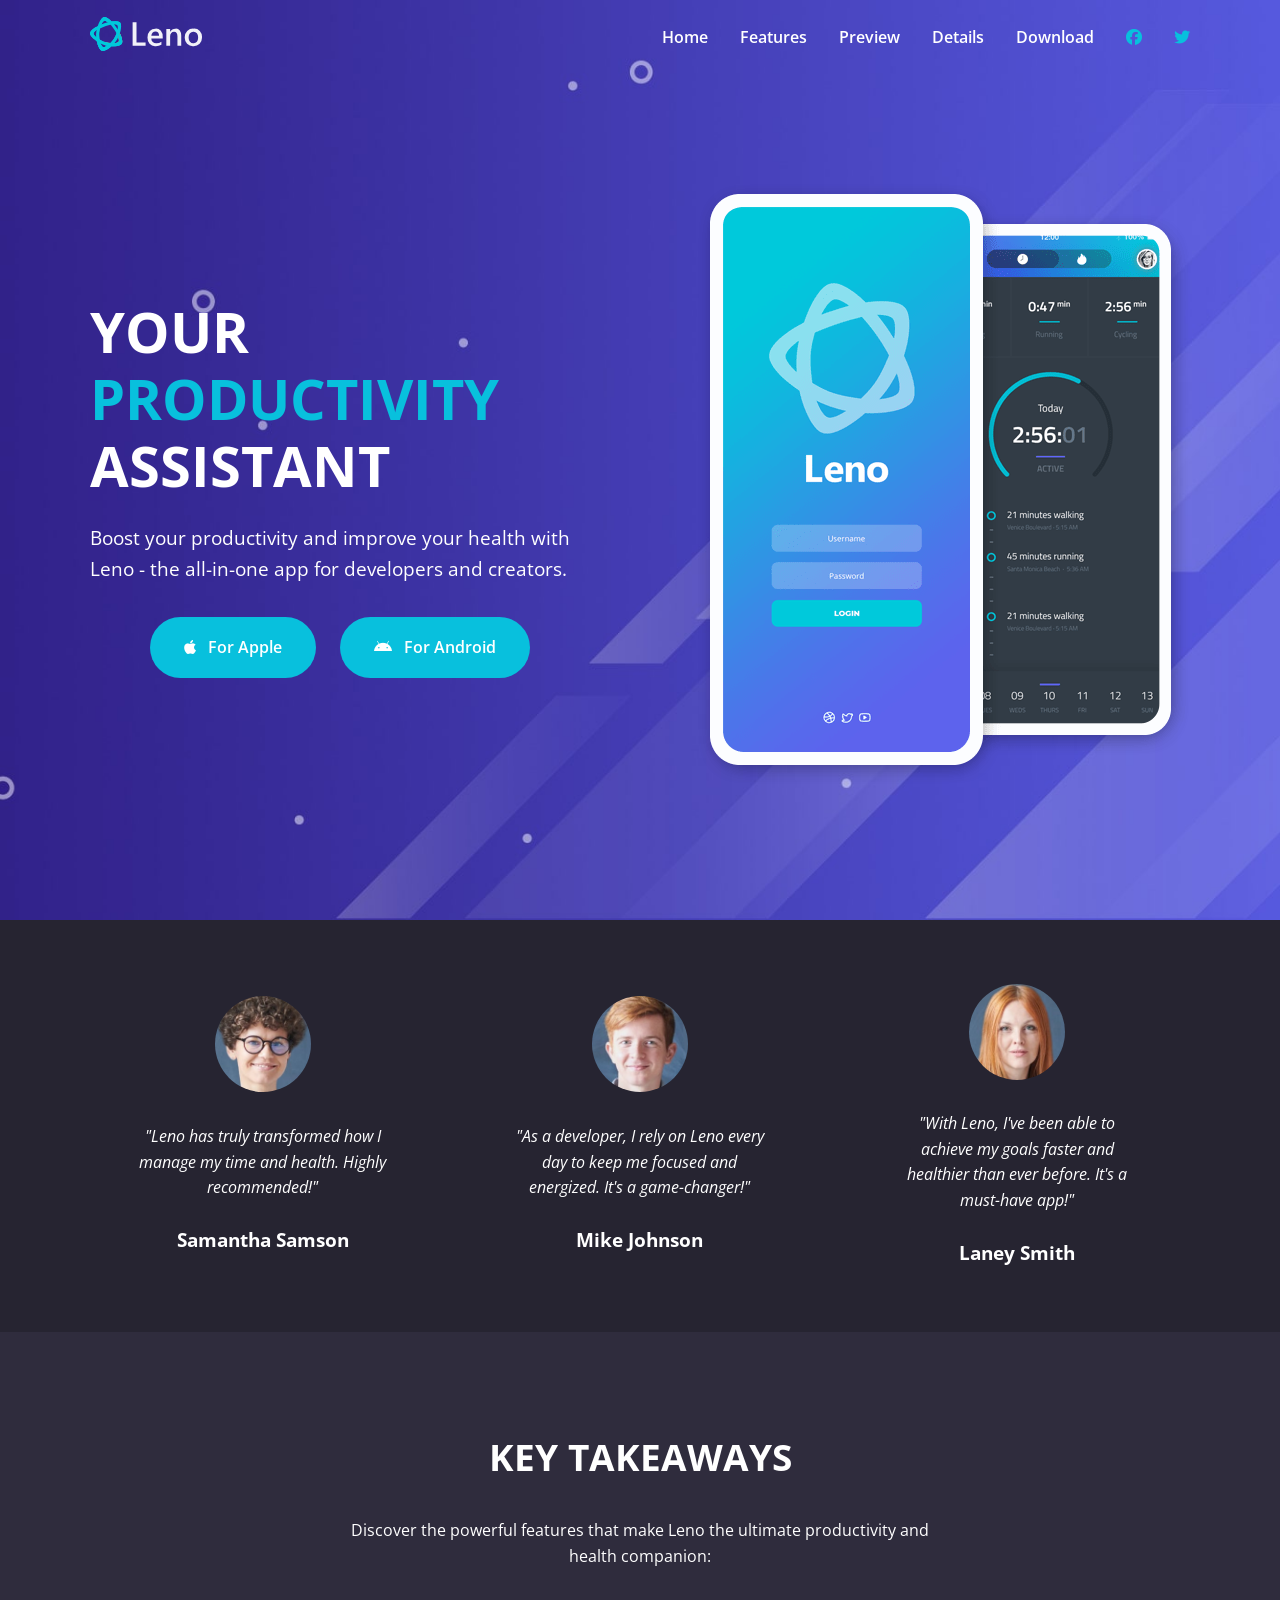
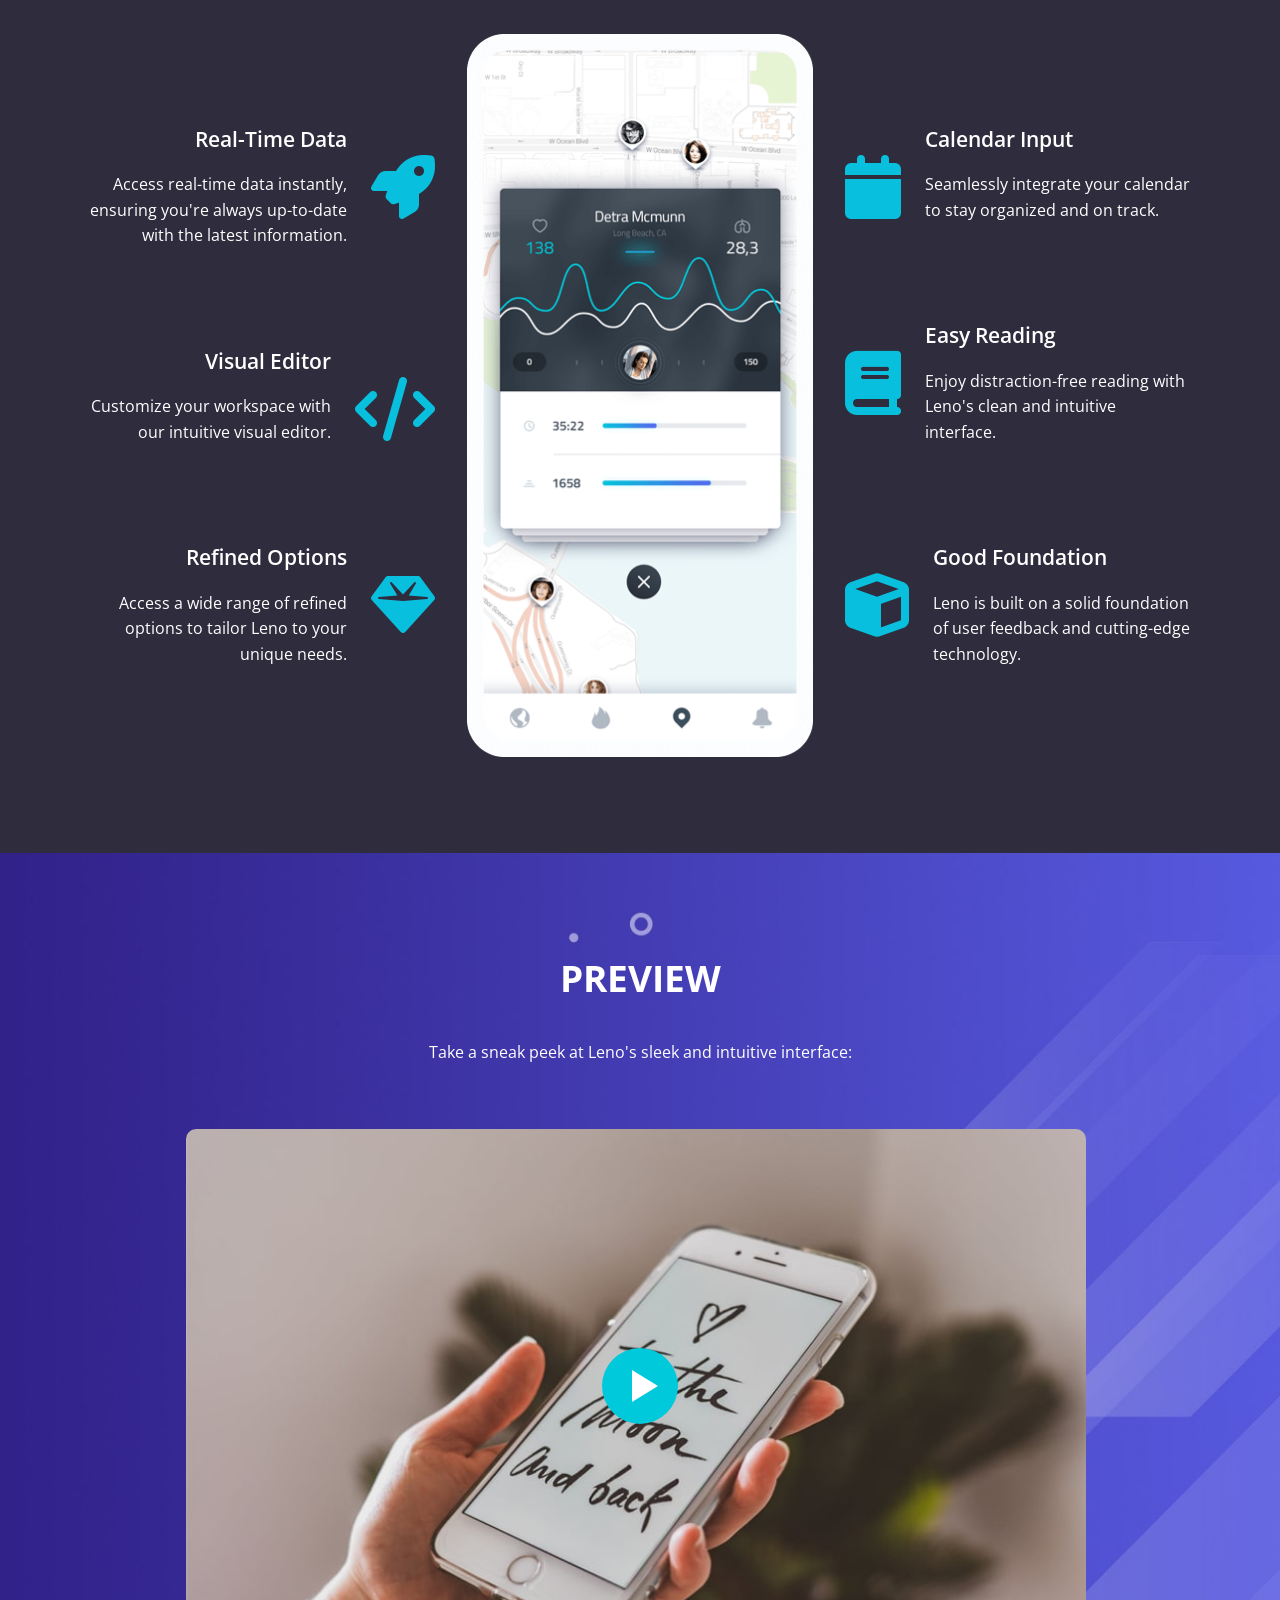
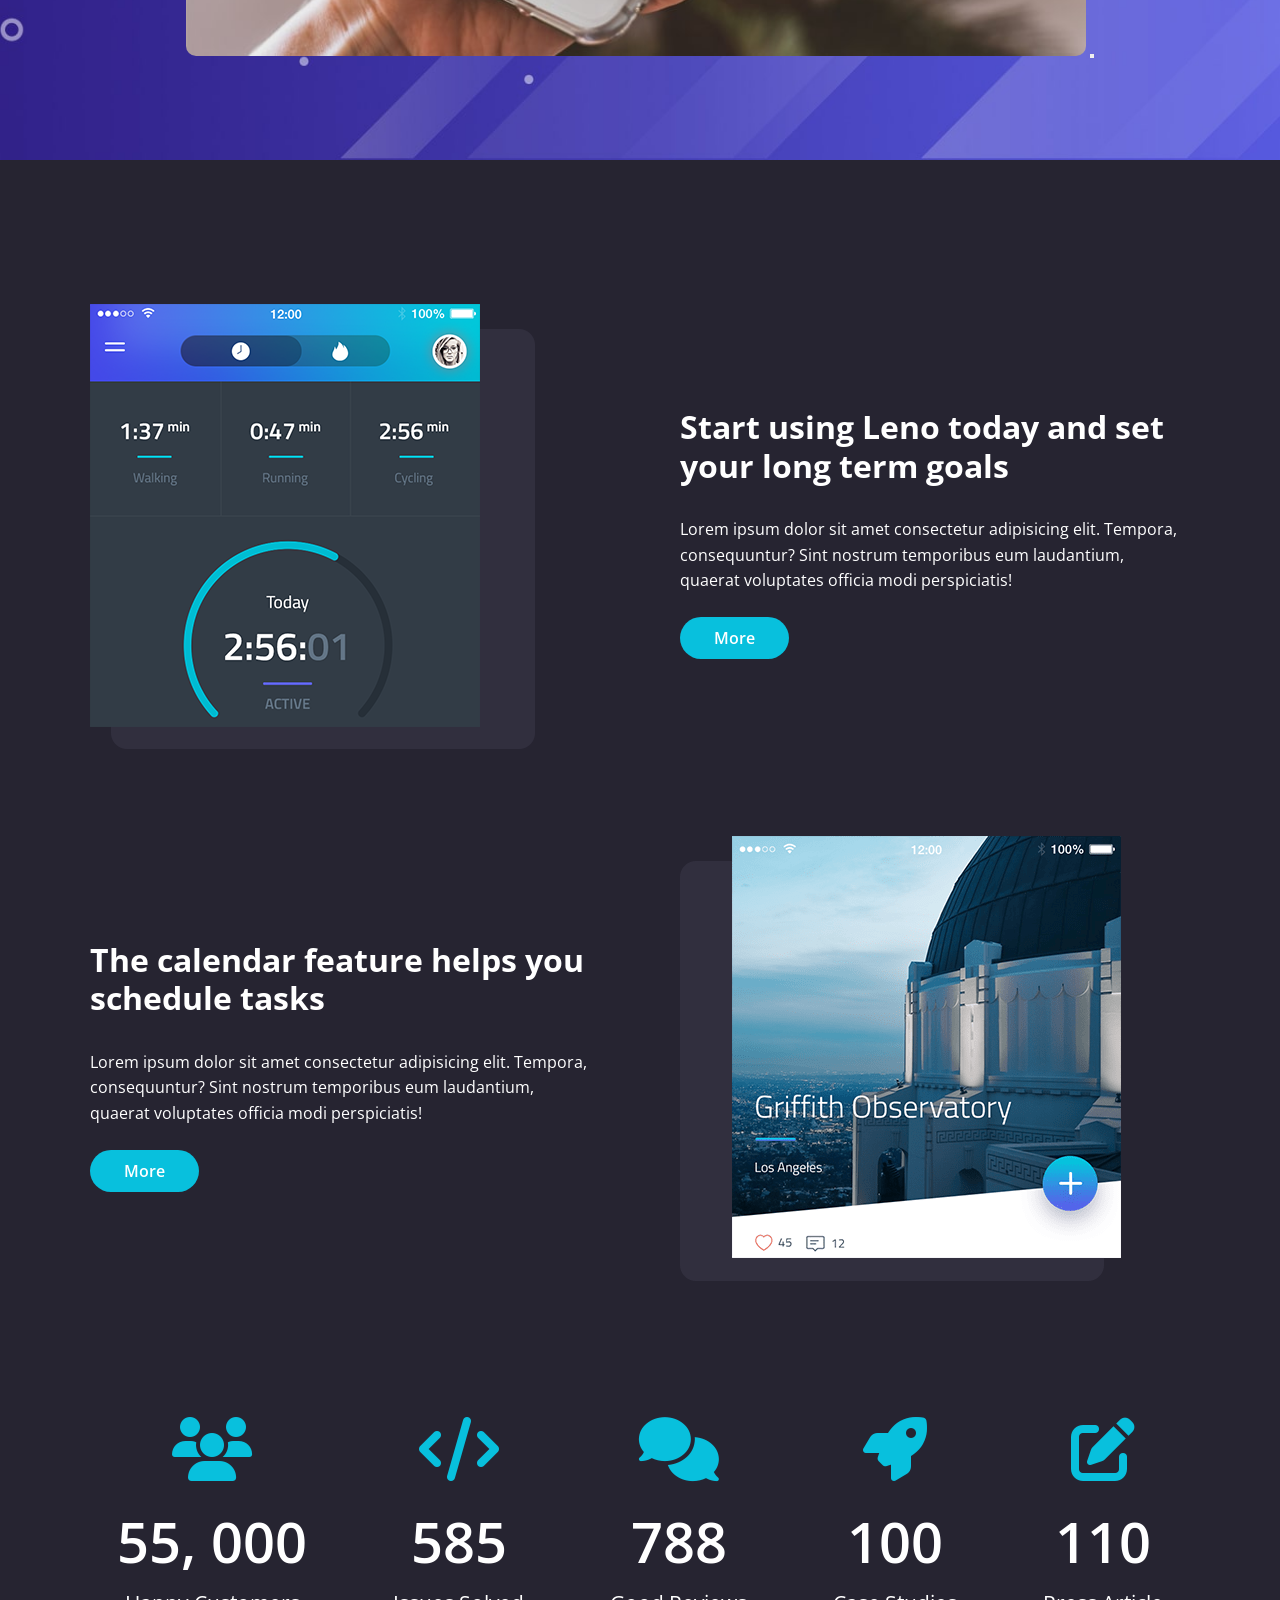
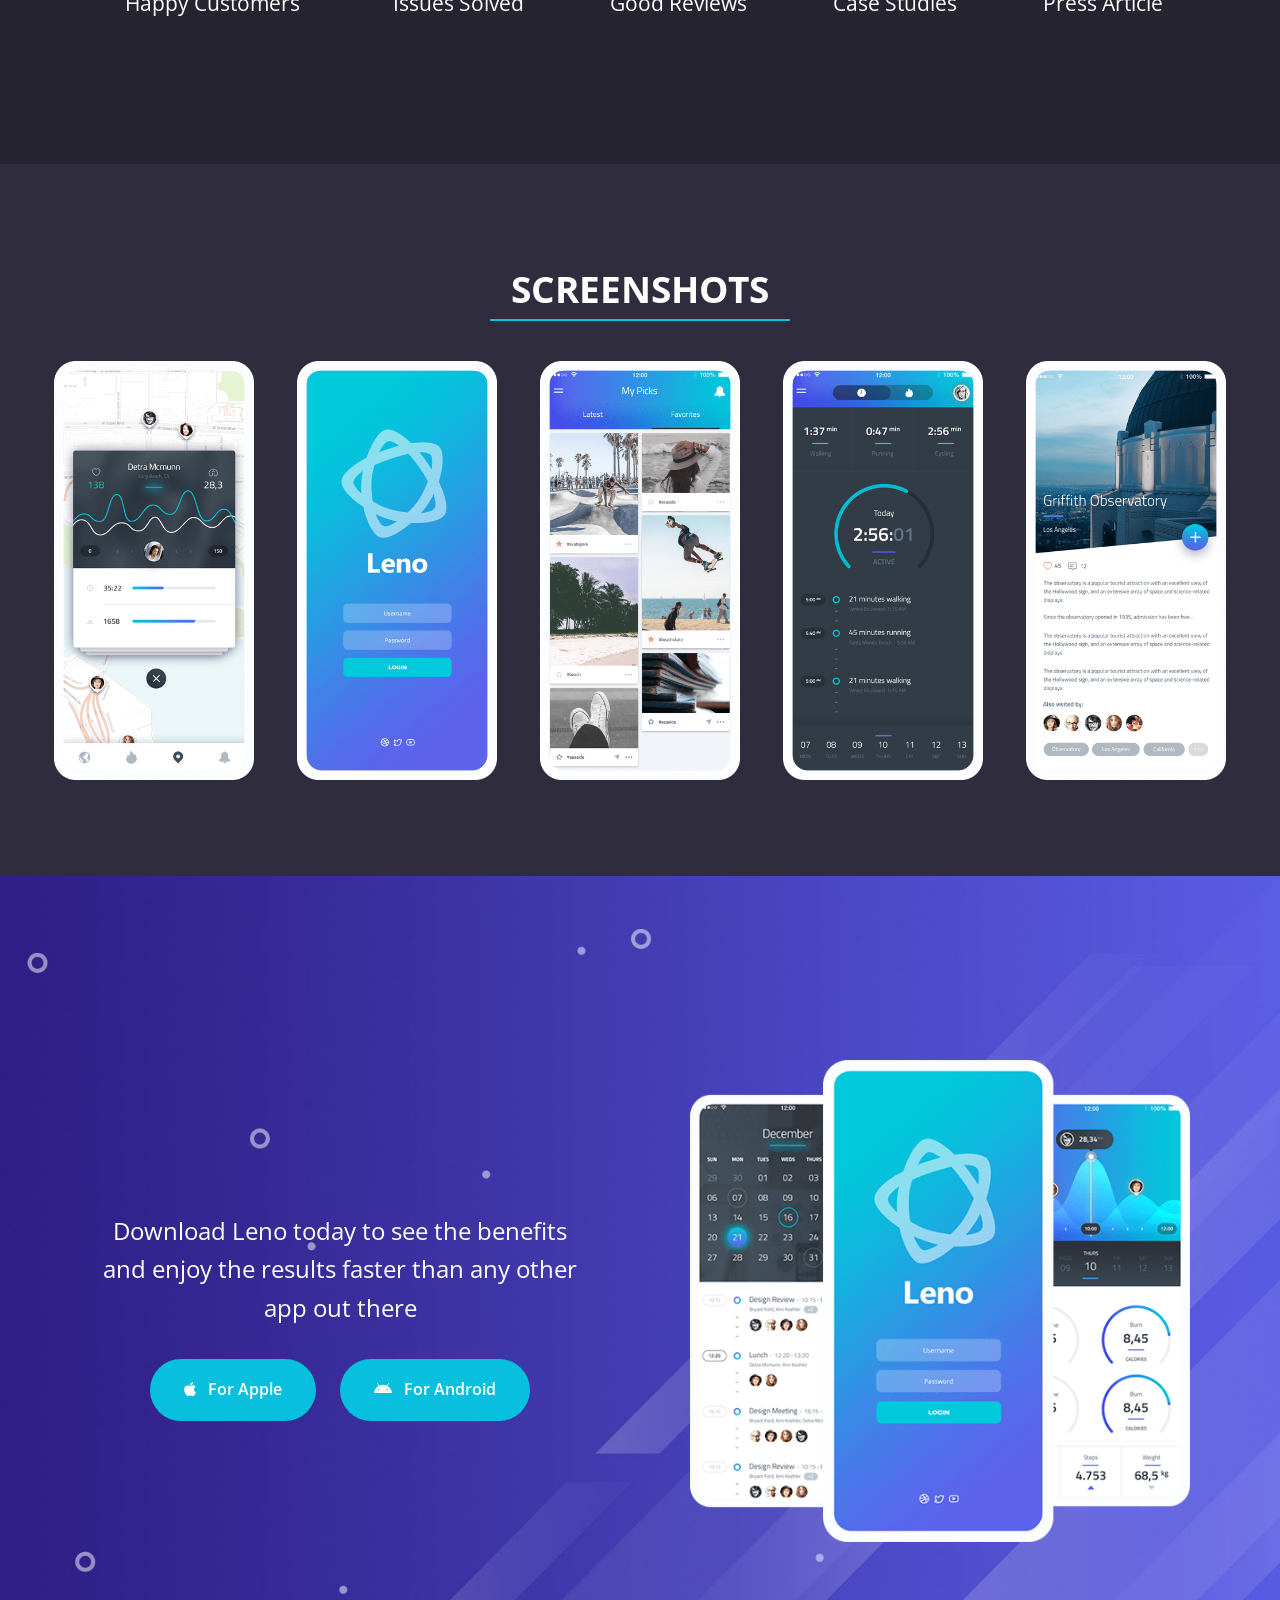
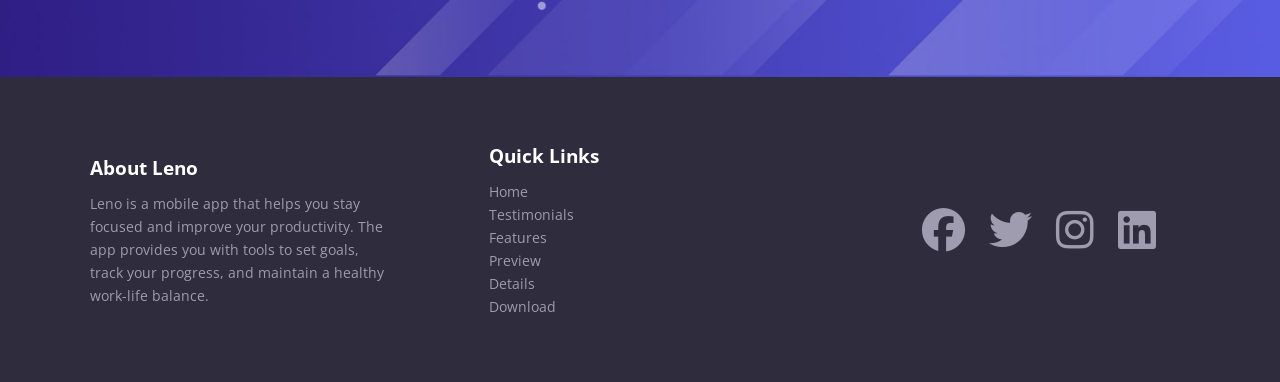
<file: index.html>
<!doctype html>
<html lang="en">
    <head>
        <meta charset="UTF-8" />
        <meta name="viewport" content="width=device-width, initial-scale=1.0" />
                <link rel="preconnect" href="https://fonts.googleapis.com" />
        <link rel="preconnect" href="https://fonts.gstatic.com" crossorigin />
        <link
            href="https://fonts.googleapis.com/css2?family=Open+Sans:ital,wght@0,300..800;1,300..800&display=swap"
            rel="stylesheet"
        />
        <link
            rel="stylesheet"
            href="https://cdnjs.cloudflare.com/ajax/libs/font-awesome/6.5.2/css/all.min.css"
            integrity="sha512-SnH5WK+bZxgPHs44uWIX+LLJAJ9/2PkPKZ5QiAj6Ta86w+fsb2TkcmfRyVX3pBnMFcV7oQPJkl9QevSCWr3W6A=="
            crossorigin="anonymous"
            referrerpolicy="no-referrer"
        />
        <link rel="stylesheet" href="./css/styles.css" />
        <link rel="icon" href="./images/favicon.png" />
        <title>Leno App | Health & Productivity</title>
    </head>
    <body>
        <navbar class="navbar">
            <div class="navbar__container container">
                <div class="navbar__logo">
                    <img src="./images/logo.svg" alt="Leno" />
                </div>
                <div class="navbar__menu">
                    <ul class="navbar__menu-list">
                        <li class="navbar__menu-item">
                            <a href="index.html" class="navbar__menu-link"
                                >Home</a
                            >
                        </li>
                        <li class="navbar__menu-item">
                            <a
                                href="index.html#features"
                                class="navbar__menu-link"
                                >Features</a
                            >
                        </li>
                        <li class="navbar__menu-item">
                            <a
                                href="index.html#preview"
                                class="navbar__menu-link"
                                >Preview</a
                            >
                        </li>
                        <li class="navbar__menu-item">
                            <a
                                href="index.html#details"
                                class="navbar__menu-link"
                                >Details</a
                            >
                        </li>
                        <li class="navbar__menu-item">
                            <a
                                href="index.html#download"
                                class="navbar__menu-link"
                                >Download</a
                            >
                        </li>
                        <li class="navbar__menu-item">
                            <a href="#" class="navbar__menu-link--primary">
                                <i class="fa-brands fa-facebook"></i>
                            </a>
                        </li>
                        <li class="navbar__menu-item">
                            <a href="#" class="navbar__menu-link--primary">
                                <i class="fa-brands fa-twitter"></i>
                            </a>
                        </li>
                    </ul>
                </div>

                <!-- Mobile Menu & Hamburger Icon -->
                <div class="navbar__mobile-menu">
                    <div class="navbar__mobile-menu-toggle">
                        <i class="fas fa-bars fa-2x"></i>
                    </div>
                    <!-- Mobile Menu Items -->
                    <div class="navbar__mobile-menu-items">
                        <ul class="navbar__mobile-menu-list">
                            <li class="navbar__mobile-menu-item">
                                <a
                                    href="index.html"
                                    class="navbar__mobile-menu-link"
                                    >Home</a
                                >
                            </li>
                            <li class="navbar__mobile-menu-item">
                                <a
                                    href="index.html#features"
                                    class="navbar__mobile-menu-link"
                                    >Features</a
                                >
                            </li>
                            <li class="navbar__mobile-menu-item">
                                <a
                                    href="index.html#preview"
                                    class="navbar__mobile-menu-link"
                                    >Preview</a
                                >
                            </li>
                            <li class="navbar__mobile-menu-item">
                                <a
                                    href="index.html#details"
                                    class="navbar__mobile-menu-link"
                                    >Details</a
                                >
                            </li>
                            <li class="navbar__mobile-menu-item">
                                <a
                                    href="index.html#download"
                                    class="navbar__mobile-menu-link"
                                    >Download</a
                                >
                            </li>
                            <li class="navbar__mobile-menu-item">
                                <a
                                    href="#"
                                    class="navbar__mobile-menu-link--primary"
                                >
                                    <i class="fa-brands fa-facebook"></i>
                                </a>
                            </li>
                            <li class="navbar__mobile-menu-item">
                                <a
                                    href="#"
                                    class="navbar__mobile-menu-link--primary"
                                >
                                    <i class="fa-brands fa-twitter"></i>
                                </a>
                            </li>
                        </ul>
                    </div>
                </div>
            </div>
        </navbar>

        <!-- Hero -->
        <header class="hero">
            <div class="hero__container container">
                <div class="hero__content">
                    <h1 class="hero__title">
                        Your
                        <span class="hero__title--primary">productivity</span>
                        assistant
                    </h1>
                    <p class="hero__description">
                        Boost your productivity and improve your health with
                        Leno - the all-in-one app for developers and creators.
                    </p>
                    <div class="hero__buttons">
                        <a href="#download" class="hero__button btn">
                            <i class="fa-brands fa-apple"></i> For Apple
                        </a>
                        <a href="#download" class="hero__button btn">
                            <i class="fa-brands fa-android"></i> For Android
                        </a>
                    </div>
                </div>
                <div class="hero__image">
                    <img src="./images/header-smartphones.png" alt="Leno App" />
                </div>
            </div>
        </header>

        <!-- Testimonials -->
        <section class="testimonials" id="testimonials">
            <div class="testimonials__container container">
                <div class="testimonials__card">
                    <div class="testimonials__image">
                        <img
                            src="./images/testimonial-1.jpg"
                            alt="Testimonial 1"
                        />
                    </div>
                    <div class="testimonials__card--content">
                        <p class="testimonials__card-text">
                            "Leno has truly transformed how I manage my time and
                            health. Highly recommended!"
                        </p>
                        <h3 class="testimonials__card-title">
                            Samantha Samson
                        </h3>
                    </div>
                </div>

                <div class="testimonials__card">
                    <div class="testimonials__image">
                        <img
                            src="./images/testimonial-2.jpg"
                            alt="Testimonial 2"
                        />
                    </div>
                    <div class="testimonials__card--content">
                        <p class="testimonials__card-text">
                            "As a developer, I rely on Leno every day to keep me
                            focused and energized. It's a game-changer!"
                        </p>
                        <h3 class="testimonials__card-title">Mike Johnson</h3>
                    </div>
                </div>

                <div class="testimonials__card">
                    <div class="testimonials__image">
                        <img
                            src="./images/testimonial-3.jpg"
                            alt="Testimonial 3"
                        />
                    </div>
                    <div class="testimonials__card--content">
                        <p class="testimonials__card-text">
                            "With Leno, I've been able to achieve my goals
                            faster and healthier than ever before. It's a
                            must-have app!"
                        </p>
                        <h3 class="testimonials__card-title">Laney Smith</h3>
                    </div>
                </div>
            </div>
        </section>

        <!-- Features -->
        <section class="features" id="features">
            <div class="features__container container">
                <div class="features__content">
                    <h2 class="features__title">Key Takeaways</h2>
                    <p class="features__description">
                        Discover the powerful features that make Leno the
                        ultimate productivity and health companion:
                    </p>
                    <div class="features__grid">
                        <!-- Grid Column 1 -->
                        <div
                            class="features__grid-column features__grid-column-left"
                        >
                            <!-- Grid Item 1 -->
                            <div class="features__grid-item">
                                <div class="features__grid-item-text">
                                    <h4 class="features__grid-item-text-title">
                                        Real-Time Data
                                    </h4>
                                    <p
                                        class="features__grid-item-text-description"
                                    >
                                        Access real-time data instantly,
                                        ensuring you're always up-to-date with
                                        the latest information.
                                    </p>
                                </div>
                                <div class="features__grid-item-icon">
                                    <i class="fas fa-rocket fa-4x"></i>
                                </div>
                            </div>
                            <!-- Grid Item 2 -->
                            <div class="features__grid-item">
                                <div class="features__grid-item-text">
                                    <h4 class="features__grid-item-text-title">
                                        Visual Editor
                                    </h4>
                                    <p
                                        class="features__grid-item-text-description"
                                    >
                                        Customize your workspace with our
                                        intuitive visual editor.
                                    </p>
                                </div>
                                <div class="features__grid-item-icon">
                                    <i class="fas fa-code fa-4x"></i>
                                </div>
                            </div>
                            <!-- Grid Item 3 -->
                            <div class="features__grid-item">
                                <div class="features__grid-item-text">
                                    <h4 class="features__grid-item-text-title">
                                        Refined Options
                                    </h4>
                                    <p
                                        class="features__grid-item-text-description"
                                    >
                                        Access a wide range of refined options
                                        to tailor Leno to your unique needs.
                                    </p>
                                </div>
                                <div class="features__grid-item-icon">
                                    <i class="fas fa-gem fa-4x"></i>
                                </div>
                            </div>
                        </div>

                        <!-- Grid Column 2 -->
                        <div
                            class="features__grid-column features__grid-column-center"
                        >
                            <img
                                src="./images/features-smartphone-1.png"
                                alt=""
                            />
                        </div>

                        <!-- Grid Column 3 -->
                        <div
                            class="features__grid-column features__grid-column-right"
                        >
                            <!-- Grid Item 1 -->
                            <div class="features__grid-item">
                                <div class="features__grid-item-text">
                                    <h4 class="features__grid-item-text-title">
                                        Calendar Input
                                    </h4>
                                    <p
                                        class="features__grid-item-text-description"
                                    >
                                        Seamlessly integrate your calendar to
                                        stay organized and on track.
                                    </p>
                                </div>
                                <div class="features__grid-item-icon">
                                    <i class="fas fa-calendar fa-4x"></i>
                                </div>
                            </div>
                            <!-- Grid Item 2 -->
                            <div class="features__grid-item">
                                <div class="features__grid-item-text">
                                    <h4 class="features__grid-item-text-title">
                                        Easy Reading
                                    </h4>
                                    <p
                                        class="features__grid-item-text-description"
                                    >
                                        Enjoy distraction-free reading with
                                        Leno's clean and intuitive interface.
                                    </p>
                                </div>
                                <div class="features__grid-item-icon">
                                    <i class="fas fa-book fa-4x"></i>
                                </div>
                            </div>
                            <!-- Grid Item 3 -->
                            <div class="features__grid-item">
                                <div class="features__grid-item-text">
                                    <h4 class="features__grid-item-text-title">
                                        Good Foundation
                                    </h4>
                                    <p
                                        class="features__grid-item-text-description"
                                    >
                                        Leno is built on a solid foundation of
                                        user feedback and cutting-edge
                                        technology.
                                    </p>
                                </div>
                                <div class="features__grid-item-icon">
                                    <i class="fas fa-cube fa-4x"></i>
                                </div>
                            </div>
                        </div>
                    </div>
                </div>
            </div>
        </section>


        <!-- Modal -->
        <div class="modal" id="videoModal">
            <div class="modal__content">
                <span class="modal__close-button">&times;</span>
                <iframe
                    src=""
                    frameborder="0"
                    id="videoPlayer"
                    width="560"
                    height="315"
                    frameborder="0"
                    allowfullscreen
                ></iframe>
            </div>
        </div>

        <!-- Preview -->
        <section class="preview" id="preview">
            <div class="preview__container container">
                <div class="preview__content">
                    <h2 class="preview__title">Preview</h2>
                    <p class="preview__description">
                        Take a sneak peek at Leno's sleek and intuitive
                        interface:
                    </p>
                    <div class="preview__image-container">
                        <div class="preview__video-wrapper">
                            <img src="./images/video-frame.jpg" alt="preview" />
                            <button class="preview__video-button">
                                <span class="preview__video-play-button">
                                    <span></span>
                                </span>
                            </button>
                        </div>
                    </div>
                </div>
            </div>
        </section>


        <!-- Details -->
        <section class="details" id="details">
            <div class="details__container container">
                <div class="details__grid">
                    <!-- Grid Item 1 -->
                    <div class="details__grid-image">
                        <img src="./images/details-1.png" alt="Leno App" />
                    </div>
                    <!-- Grid Item 2 -->
                    <div class="details__grid-content">
                        <h3 class="details__grid-heading">
                            Start using Leno today and set your long term goals
                        </h3>
                        <p class="details__grid-description">
                            Lorem ipsum dolor sit amet consectetur adipisicing
                            elit. Tempora, consequuntur? Sint nostrum temporibus
                            eum laudantium, quaerat voluptates officia modi
                            perspiciatis!
                        </p>
                        <a href="details.html" class="details__grid-button btn"
                            >More</a
                        >
                    </div>
                    <!-- Grid Item 3 -->
                    <div class="details__grid-content">
                        <h3 class="details__grid-heading">
                            The calendar feature helps you schedule tasks
                        </h3>
                        <p class="details__grid-description">
                            Lorem ipsum dolor sit amet consectetur adipisicing
                            elit. Tempora, consequuntur? Sint nostrum temporibus
                            eum laudantium, quaerat voluptates officia modi
                            perspiciatis!
                        </p>
                        <a href="details.html" class="details__grid-button btn"
                            >More</a
                        >
                    </div>
                    <!-- Grid Item 4 -->
                    <div class="details__grid-image">
                        <img src="./images/details-2.png" alt="Leno App" />
                    </div>
                </div>

                <!-- Icons -->
                <div class="details__icons">
                    <div class="details__icons-item">
                        <i class="fas fa-users fa-4x"></i>
                        <div class="details__icons-amount">55, 000</div>
                        <h4 class="details__icons-title">Happy Customers</h4>
                    </div>
                    <div class="details__icons-item">
                        <i class="fas fa-code fa-4x"></i>
                        <div class="details__icons-amount">585</div>
                        <h4 class="details__icons-title">Issues Solved</h4>
                    </div>
                    <div class="details__icons-item">
                        <i class="fas fa-comments fa-4x"></i>
                        <div class="details__icons-amount">788</div>
                        <h4 class="details__icons-title">Good Reviews</h4>
                    </div>
                    <div class="details__icons-item">
                        <i class="fas fa-rocket fa-4x"></i>
                        <div class="details__icons-amount">100</div>
                        <h4 class="details__icons-title">Case Studies</h4>
                    </div>
                    <div class="details__icons-item">
                        <i class="fas fa-edit fa-4x"></i>
                        <div class="details__icons-amount">110</div>
                        <h4 class="details__icons-title">Press Article</h4>
                    </div>
                </div>
            </div>
        </section>


        <!-- Screenshots -->
        <section class="screenshots" id="screenshots">
            <div class="screenshots__container container">
                <div class="screenshots__content">
                    <h2 class="screenshots__title">Screenshots</h2>
                    <div class="screenshots__images">
                        <img src="./images/screenshot-1.png" alt="Screenshot" />
                        <img src="./images/screenshot-2.png" alt="Screenshot" />
                        <img src="./images/screenshot-3.png" alt="Screenshot" />
                        <img src="./images/screenshot-4.png" alt="Screenshot" />
                        <img src="./images/screenshot-5.png" alt="Screenshot" />
                    </div>
                </div>
            </div>
        </section>

        <!-- Download -->
        <section class="download" id="download">
            <div class="download__container container">
                <div class="download__content">
                    <p class="download__description">
                        Download Leno today to see the benefits and enjoy the
                        results faster than any other app out there
                    </p>
                    <div class="download__buttons">
                        <a href="details.html" class="download__button btn">
                            <i class="fa-brands fa-apple"></i> For Apple
                        </a>
                        <a href="details.html" class="download__button btn">
                            <i class="fa-brands fa-android"></i> For Android
                        </a>
                    </div>
                </div>
                <div class="download__image">
                    <img src="./images/download.png" alt="Download" />
                </div>
            </div>
        </section>

        <!-- Footer -->
        <footer class="footer">
            <div class="footer__container container">
                <div class="footer__about">
                    <h4 class="footer__title">About Leno</h4>
                    <p class="footer__description">
                        Leno is a mobile app that helps you stay focused and
                        improve your productivity. The app provides you with
                        tools to set goals, track your progress, and maintain a
                        healthy work-life balance.
                    </p>
                </div>

                <div class="footer__links">
                    <h4 class="footer__title">Quick Links</h4>
                    <ul class="footer__links-list">
                        <li class="footer__links-item">
                            <a href="index.html" class="footer__links-link">
                                Home
                            </a>
                        </li>
                        <li class="footer__links-item">
                            <a
                                href="index.html#testimonials"
                                class="footer__links-link"
                            >
                                Testimonials
                            </a>
                        </li>
                        <li class="footer__links-item">
                            <a
                                href="index.html#features"
                                class="footer__links-link"
                            >
                                Features
                            </a>
                        </li>
                        <li class="footer__links-item">
                            <a
                                href="index.html#preview"
                                class="footer__links-link"
                            >
                                Preview
                            </a>
                        </li>
                        <li class="footer__links-item">
                            <a
                                href="index.html#details"
                                class="footer__links-link"
                            >
                                Details
                            </a>
                        </li>
                        <li class="footer__links-item">
                            <a
                                href="index.html#download"
                                class="footer__links-link"
                            >
                                Download
                            </a>
                        </li>
                    </ul>
                </div>

                <div class="footer__social">
                    <a href="#" class="footer__social-link">
                        <i class="fa-brands fa-facebook fa-3x"></i>
                    </a>
                    <a href="#" class="footer__social-link">
                        <i class="fa-brands fa-twitter fa-3x"></i>
                    </a>
                    <a href="#" class="footer__social-link">
                        <i class="fa-brands fa-instagram fa-3x"></i>
                    </a>
                    <a href="#" class="footer__social-link">
                        <i class="fa-brands fa-linkedin fa-3x"></i>
                    </a>
                </div>
            </div>
        </footer>

        <script src="./js/script.js"></script>
    </body>
</html>
</file>
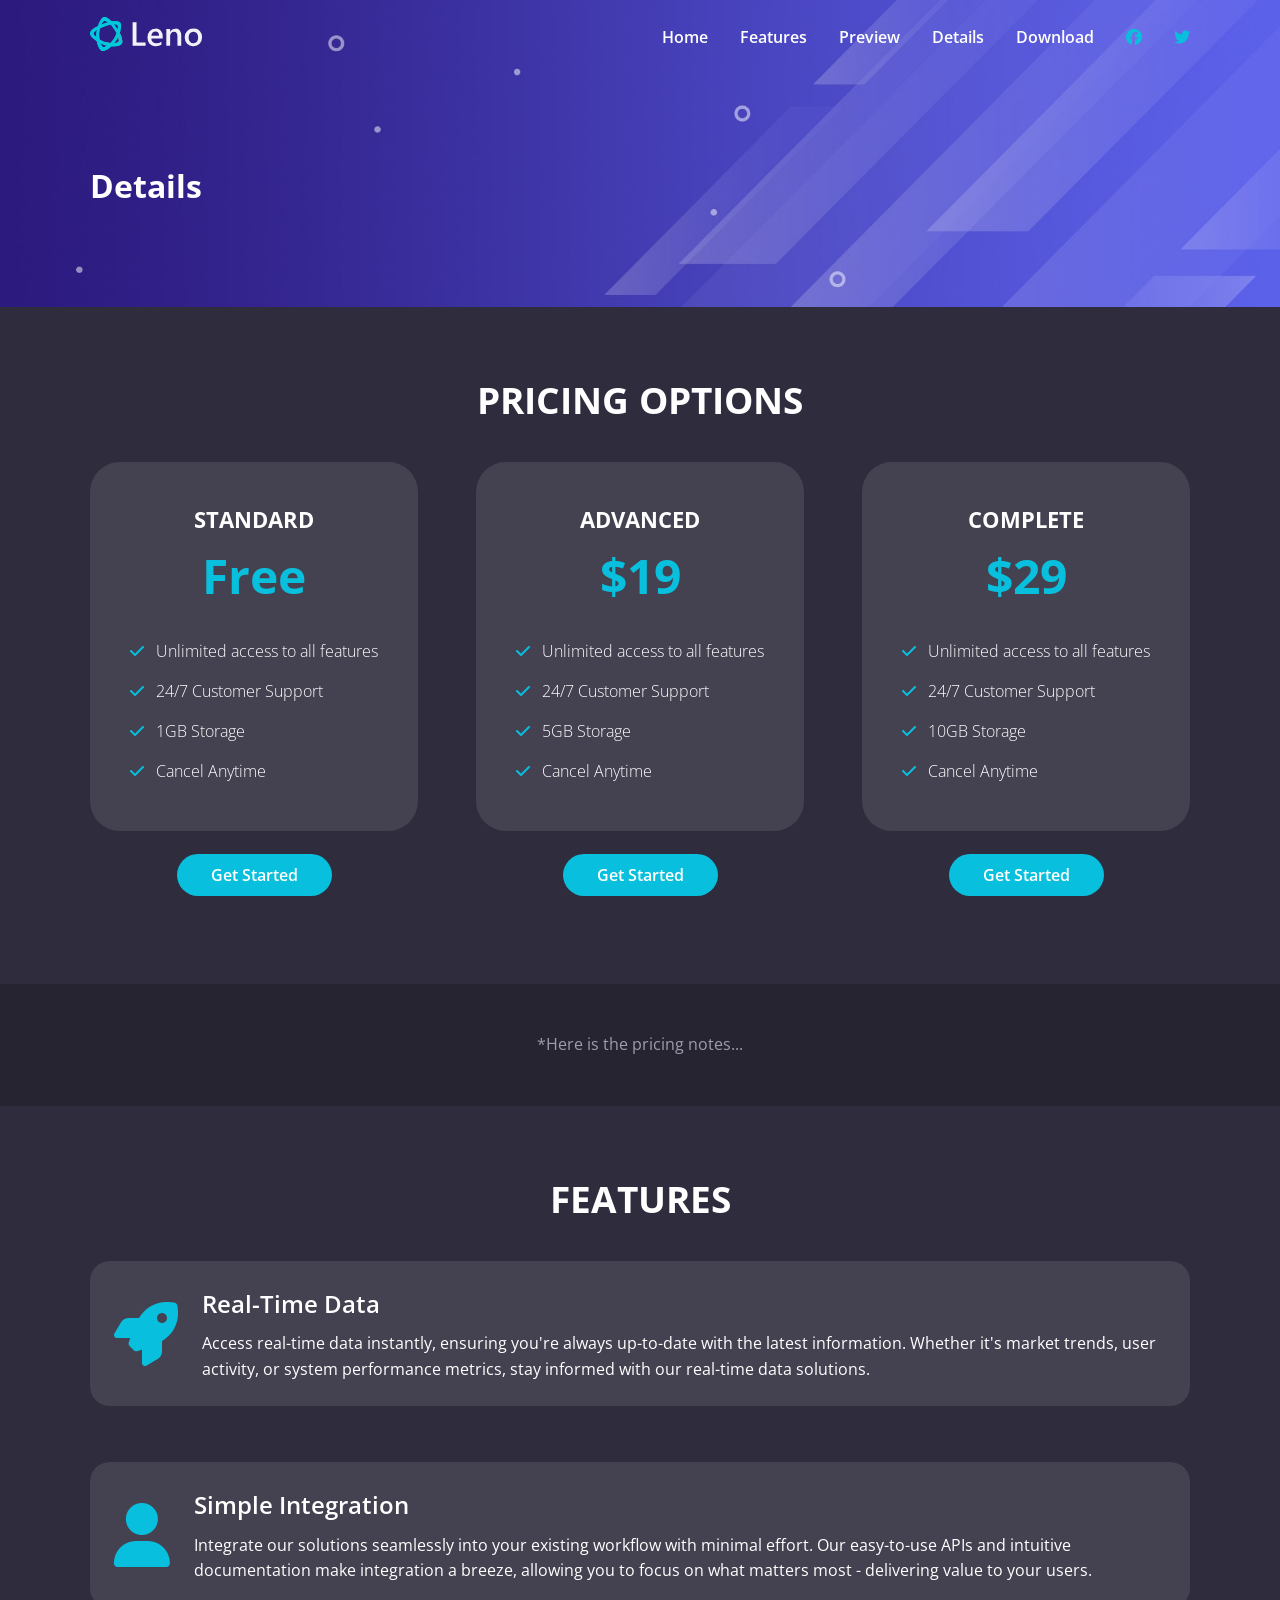
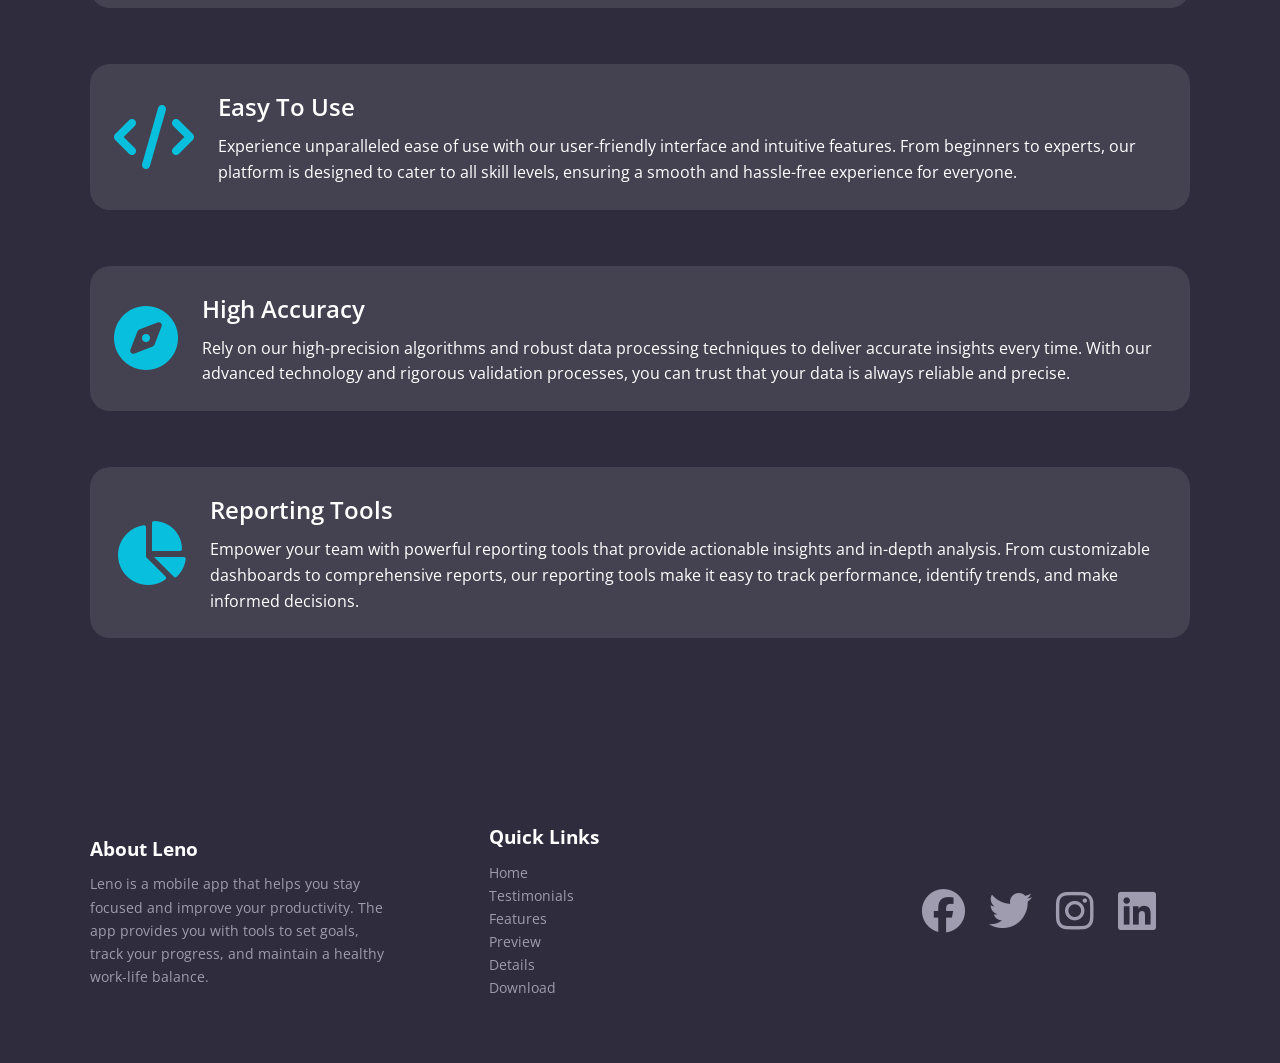
<file: details.html>
<!doctype html>
<html lang="en">
    <head>
        <meta charset="UTF-8" />
        <meta name="viewport" content="width=device-width, initial-scale=1.0" />
        <link rel="preconnect" href="https://fonts.googleapis.com" />
        <link rel="preconnect" href="https://fonts.gstatic.com" crossorigin />
        <link
            href="https://fonts.googleapis.com/css2?family=Open+Sans:ital,wght@0,300..800;1,300..800&display=swap"
            rel="stylesheet"
        />
        <link
            rel="stylesheet"
            href="https://cdnjs.cloudflare.com/ajax/libs/font-awesome/6.5.2/css/all.min.css"
            integrity="sha512-SnH5WK+bZxgPHs44uWIX+LLJAJ9/2PkPKZ5QiAj6Ta86w+fsb2TkcmfRyVX3pBnMFcV7oQPJkl9QevSCWr3W6A=="
            crossorigin="anonymous"
            referrerpolicy="no-referrer"
        />
        <link rel="stylesheet" href="./css/styles.css" />
        <link rel="icon" href="./images/favicon.png" />
        <title>Leno App | Health & Productivity</title>
    </head>
    <body>
        <navbar class="navbar">
            <div class="navbar__container container">
                <div class="navbar__logo">
                    <img src="./images/logo.svg" alt="Leno" />
                </div>
                <div class="navbar__menu">
                    <ul class="navbar__menu-list">
                        <li class="navbar__menu-item">
                            <a href="index.html" class="navbar__menu-link"
                                >Home</a
                            >
                        </li>
                        <li class="navbar__menu-item">
                            <a
                                href="index.html#features"
                                class="navbar__menu-link"
                                >Features</a
                            >
                        </li>
                        <li class="navbar__menu-item">
                            <a
                                href="index.html#preview"
                                class="navbar__menu-link"
                                >Preview</a
                            >
                        </li>
                        <li class="navbar__menu-item">
                            <a
                                href="index.html#details"
                                class="navbar__menu-link"
                                >Details</a
                            >
                        </li>
                        <li class="navbar__menu-item">
                            <a
                                href="index.html#download"
                                class="navbar__menu-link"
                                >Download</a
                            >
                        </li>
                        <li class="navbar__menu-item">
                            <a href="#" class="navbar__menu-link--primary">
                                <i class="fa-brands fa-facebook"></i>
                            </a>
                        </li>
                        <li class="navbar__menu-item">
                            <a href="#" class="navbar__menu-link--primary">
                                <i class="fa-brands fa-twitter"></i>
                            </a>
                        </li>
                    </ul>
                </div>

                <!-- Mobile Menu & Hamburger Icon -->
                <div class="navbar__mobile-menu">
                    <div class="navbar__mobile-menu-toggle">
                        <i class="fas fa-bars fa-2x"></i>
                    </div>
                    <!-- Mobile Menu Items -->
                    <div class="navbar__mobile-menu-items">
                        <ul class="navbar__mobile-menu-list">
                            <li class="navbar__mobile-menu-item">
                                <a
                                    href="index.html"
                                    class="navbar__mobile-menu-link"
                                    >Home</a
                                >
                            </li>
                            <li class="navbar__mobile-menu-item">
                                <a
                                    href="index.html#features"
                                    class="navbar__mobile-menu-link"
                                    >Features</a
                                >
                            </li>
                            <li class="navbar__mobile-menu-item">
                                <a
                                    href="index.html#preview"
                                    class="navbar__mobile-menu-link"
                                    >Preview</a
                                >
                            </li>
                            <li class="navbar__mobile-menu-item">
                                <a
                                    href="index.html#details"
                                    class="navbar__mobile-menu-link"
                                    >Details</a
                                >
                            </li>
                            <li class="navbar__mobile-menu-item">
                                <a
                                    href="index.html#download"
                                    class="navbar__mobile-menu-link"
                                    >Download</a
                                >
                            </li>
                            <li class="navbar__mobile-menu-item">
                                <a
                                    href="#"
                                    class="navbar__mobile-menu-link--primary"
                                >
                                    <i class="fa-brands fa-facebook"></i>
                                </a>
                            </li>
                            <li class="navbar__mobile-menu-item">
                                <a
                                    href="#"
                                    class="navbar__mobile-menu-link--primary"
                                >
                                    <i class="fa-brands fa-twitter"></i>
                                </a>
                            </li>
                        </ul>
                    </div>
                </div>
            </div>
        </navbar>

        <!-- Inner Header -->
        <header class="inner-header">
            <div class="inner-header__container container">
                <h1 class="inner-header__title">Details</h1>
            </div>
        </header>

        <!-- Pricing -->
        <section class="pricing">
            <div class="pricing__container container">
                <h2 class="pricing__title">Pricing Options</h2>
                <div class="pricing__cards">
                    <!-- Card 1 -->
                    <div class="pricing__card">
                        <div class="pricing__card-box">
                            <h4 class="pricing__card-title">Standard</h4>
                            <h3 class="pricing__card-price">Free</h3>
                            <div class="pricing__card-body">
                                <ul class="pricing__card-list">
                                    <li class="pricing__card-item">
                                        <i class="fas fa-check"></i> Unlimited
                                        access to all features
                                    </li>
                                    <li class="pricing__card-item">
                                        <i class="fas fa-check"></i>
                                        24/7 Customer Support
                                    </li>
                                    <li class="pricing__card-item">
                                        <i class="fas fa-check"></i>
                                        1GB Storage
                                    </li>
                                    <li class="pricing__card-item">
                                        <i class="fas fa-check"></i>
                                        Cancel Anytime
                                    </li>
                                </ul>
                            </div>
                        </div>
                        <a href="#" class="pricing__card-button btn"
                            >Get Started</a
                        >
                    </div>

                    <!-- Card 2 -->
                    <div class="pricing__card">
                        <div class="pricing__card-box">
                            <h4 class="pricing__card-title">Advanced</h4>
                            <h3 class="pricing__card-price">$19</h3>
                            <div class="pricing__card-body">
                                <ul class="pricing__card-list">
                                    <li class="pricing__card-item">
                                        <i class="fas fa-check"></i> Unlimited
                                        access to all features
                                    </li>
                                    <li class="pricing__card-item">
                                        <i class="fas fa-check"></i>
                                        24/7 Customer Support
                                    </li>
                                    <li class="pricing__card-item">
                                        <i class="fas fa-check"></i>
                                        5GB Storage
                                    </li>
                                    <li class="pricing__card-item">
                                        <i class="fas fa-check"></i>
                                        Cancel Anytime
                                    </li>
                                </ul>
                            </div>
                        </div>
                        <a href="#" class="pricing__card-button btn"
                            >Get Started</a
                        >
                    </div>

                    <!-- Card 3 -->
                    <div class="pricing__card">
                        <div class="pricing__card-box">
                            <h4 class="pricing__card-title">Complete</h4>
                            <h3 class="pricing__card-price">$29</h3>
                            <div class="pricing__card-body">
                                <ul class="pricing__card-list">
                                    <li class="pricing__card-item">
                                        <i class="fas fa-check"></i> Unlimited
                                        access to all features
                                    </li>
                                    <li class="pricing__card-item">
                                        <i class="fas fa-check"></i>
                                        24/7 Customer Support
                                    </li>
                                    <li class="pricing__card-item">
                                        <i class="fas fa-check"></i>
                                        10GB Storage
                                    </li>
                                    <li class="pricing__card-item">
                                        <i class="fas fa-check"></i>
                                        Cancel Anytime
                                    </li>
                                </ul>
                            </div>
                        </div>
                        <a href="#" class="pricing__card-button btn"
                            >Get Started</a
                        >
                    </div>
                </div>
            </div>
        </section>

        <!-- Pricing Notes -->
        <section class="pricing-notes">
            <div class="pricing-notes__container container">
                <p class="pricing-notes__text">*Here is the pricing notes...</p>
            </div>
        </section>

        <!-- Details Features -->
        <section class="details-features">
            <div class="details-features__container container">
                <h2 class="details-features__title">Features</h2>
                <div class="details-features__list">
                    <!-- Item 1 -->
                    <div class="details-features__list-item">
                        <i class="fas fa-rocket fa-4x"></i>
                        <div class="details-features__list-text">
                            <h3 class="details-features__list-title">
                                Real-Time Data
                            </h3>
                            <p class="details-features__list-description">
                                Access real-time data instantly, ensuring you're
                                always up-to-date with the latest information.
                                Whether it's market trends, user activity, or
                                system performance metrics, stay informed with
                                our real-time data solutions.
                            </p>
                        </div>
                    </div>

                    <!-- Item 2 -->
                    <div class="details-features__list-item">
                        <i class="fas fa-user fa-4x"></i>
                        <div class="details-features__list-text">
                            <h3 class="details-features__list-title">
                                Simple Integration
                            </h3>
                            <p class="details-features__list-description">
                                Integrate our solutions seamlessly into your
                                existing workflow with minimal effort. Our
                                easy-to-use APIs and intuitive documentation
                                make integration a breeze, allowing you to focus
                                on what matters most - delivering value to your
                                users.
                            </p>
                        </div>
                    </div>

                    <!-- Item 3 -->
                    <div class="details-features__list-item">
                        <i class="fas fa-code fa-4x"></i>
                        <div class="details-features__list-text">
                            <h3 class="details-features__list-title">
                                Easy To Use
                            </h3>
                            <p class="details-features__list-description">
                                Experience unparalleled ease of use with our
                                user-friendly interface and intuitive features.
                                From beginners to experts, our platform is
                                designed to cater to all skill levels, ensuring
                                a smooth and hassle-free experience for
                                everyone.
                            </p>
                        </div>
                    </div>

                    <!-- Item 4 -->
                    <div class="details-features__list-item">
                        <i class="fas fa-compass fa-4x"></i>
                        <div class="details-features__list-text">
                            <h3 class="details-features__list-title">
                                High Accuracy
                            </h3>
                            <p class="details-features__list-description">
                                Rely on our high-precision algorithms and robust
                                data processing techniques to deliver accurate
                                insights every time. With our advanced
                                technology and rigorous validation processes,
                                you can trust that your data is always reliable
                                and precise.
                            </p>
                        </div>
                    </div>

                    <!-- Item 5 -->
                    <div class="details-features__list-item">
                        <i class="fas fa-chart-pie fa-4x"></i>
                        <div class="details-features__list-text">
                            <h3 class="details-features__list-title">
                                Reporting Tools
                            </h3>
                            <p class="details-features__list-description">
                                Empower your team with powerful reporting tools
                                that provide actionable insights and in-depth
                                analysis. From customizable dashboards to
                                comprehensive reports, our reporting tools make
                                it easy to track performance, identify trends,
                                and make informed decisions.
                            </p>
                        </div>
                    </div>
                </div>
            </div>
        </section>

        <!-- Footer -->
        <footer class="footer">
            <div class="footer__container container">
                <div class="footer__about">
                    <h4 class="footer__title">About Leno</h4>
                    <p class="footer__description">
                        Leno is a mobile app that helps you stay focused and
                        improve your productivity. The app provides you with
                        tools to set goals, track your progress, and maintain a
                        healthy work-life balance.
                    </p>
                </div>

                <div class="footer__links">
                    <h4 class="footer__title">Quick Links</h4>
                    <ul class="footer__links-list">
                        <li class="footer__links-item">
                            <a href="index.html" class="footer__links-link">
                                Home
                            </a>
                        </li>
                        <li class="footer__links-item">
                            <a
                                href="index.html#testimonials"
                                class="footer__links-link"
                            >
                                Testimonials
                            </a>
                        </li>
                        <li class="footer__links-item">
                            <a
                                href="index.html#features"
                                class="footer__links-link"
                            >
                                Features
                            </a>
                        </li>
                        <li class="footer__links-item">
                            <a
                                href="index.html#preview"
                                class="footer__links-link"
                            >
                                Preview
                            </a>
                        </li>
                        <li class="footer__links-item">
                            <a
                                href="index.html#details"
                                class="footer__links-link"
                            >
                                Details
                            </a>
                        </li>
                        <li class="footer__links-item">
                            <a
                                href="index.html#download"
                                class="footer__links-link"
                            >
                                Download
                            </a>
                        </li>
                    </ul>
                </div>

                <div class="footer__social">
                    <a href="#" class="footer__social-link">
                        <i class="fa-brands fa-facebook fa-3x"></i>
                    </a>
                    <a href="#" class="footer__social-link">
                        <i class="fa-brands fa-twitter fa-3x"></i>
                    </a>
                    <a href="#" class="footer__social-link">
                        <i class="fa-brands fa-instagram fa-3x"></i>
                    </a>
                    <a href="#" class="footer__social-link">
                        <i class="fa-brands fa-linkedin fa-3x"></i>
                    </a>
                </div>
            </div>
        </footer>

        <script src="./js/script.js"></script>
    </body>
</html>
</file>
<file: css/styles.css>
*,
*:before,
*:after {
    margin: 0;
    padding: 0;
    box-sizing: border-box;
}

:root {
    --primary-color: #08c0dd;
    --secondary-color: #262431;
    --tertiary-color: #2f2c3d;
}

html,
body {
    font-family: "Open Sans", sans-serif;
    background: var(--secondary-color);
    color: #fff;
    line-height: 1.6;
    scroll-behavior: smooth;
}

a {
    color: #fff;
    text-decoration: none;
}

ul {
    list-style: none;
}

img {
    max-width: 100%;
}

.container {
    max-width: 1100px;
    margin: 0 auto;
}


.btn {
    padding: 0.5rem 2rem;
    background-color: var(--primary-color);
    border: 2px solid transparent;
    color: #fff;
    font-weight: 600;
    border-radius: 50px;
    transition: background-color 0.3s ease;
}

.btn:hover {
    background-color: var(--secondary-color);
    border-color: var(--primary-color);
}

/* Navbar */
.navbar {
    padding: 1rem 2rem;
    position: fixed;
    top: 0;
    right: 0;
    left: 0;
    z-index: 1000;
    background-color: transparent;
    transition: background-color 0.3s ease-in-out;
}

.navbar.navbar--scroll {
    background-color: rgba(38, 36, 49, 0.8);
    backdrop-filter: blur(10px);
}

.navbar__container {
    display: flex;
    justify-content: space-between;
    align-items: center;
}

.navbar__logo img {
    width: 112px;
    height: 36px;
}

.navbar__menu-list {
    display: flex;
    align-items: center;
    gap: 2rem;
    font-weight: 600;
}

.navbar__menu-link:hover,
.navbar__mobile-menu-link:hover {
    color: var(--primary-color);
}

.navbar__menu-link--primary,
.navbar__mobile-menu-link--primary {
    color: var(--primary-color);
}

.navbar__menu-link--primary:hover,
.navbar__mobile-menu-link--primary:hover {
    color: #fff;
}

/* Mobile Menu */
.navbar__mobile-menu {
    display: none;
    cursor: pointer;
}

.navbar__mobile-menu-items {
    position: absolute;
    top: 100%;
    left: 0;
    width: 100%;
    background: var(--secondary-color);
    opacity: 0.95;
    padding: 3rem 2rem;
    text-align: center;
    box-shadow: 0 2px 5px rgba(255, 255, 255, 0.1);
    border-top: 1px solid rgba(255, 255, 255, 0.1);
    transition: transform 0.3s ease-in-out;
}

.navbar__mobile-menu-list {
    display: flex;
    flex-direction: column;
    gap: 2rem;
    font-size: 1.2rem;
}

.navbar__mobile-menu-items {
    transform: translateX(100%);
}

.navbar__mobile-menu-items.active {
    transform: translateX(0);
}

/* Hero */
.hero {
    background: #000 url("../images/header-background.jpg") center center/cover
        no-repeat;
    padding: 11.5rem 2rem 8rem;
}

.hero__container {
    display: flex;
    justify-content: space-between;
    align-items: center;
    gap: 2rem;
}

.hero__content {
    max-width: 500px;
}

.hero__title {
    font-size: 3.5rem;
    text-transform: uppercase;
    font-weight: 700;
    line-height: 1.2;
}

.hero__title--primary {
    color: var(--primary-color);
}

.hero__description {
    margin-top: 1.5rem;
    font-size: 1.2rem;
    line-height: 1.6;
}

.hero__image img {
    max-width: 500px;
}

.hero__buttons {
    display: flex;
    align-items: center;
    justify-content: center;
    gap: 1.5rem;
    margin-top: 2rem;
}

.hero__button {
    padding: 1rem 2rem;
}

.hero__button i {
    margin-right: 0.5rem;
}

/* Testimonials */
.testimonials {
    padding: 4rem 2rem;
    text-align: center;
}

.testimonials__container {
    display: grid;
    grid-template-columns: repeat(3, 1fr);
    gap: 2rem;
    align-items: center;
    justify-content: center;
}

.testimonials__card {
    padding: 0 3rem;
}

.testimonials__image img {
    width: 96px;
    height: 96px;
    border-radius: 50%;
    margin-right: auto;
    margin-left: auto;
    margin-bottom: 1.5rem;
}

.testimonials__card-text {
    font-style: italic;
    margin-bottom: 1.5rem;
}

/* Features */
.features {
    background-color: var(--tertiary-color);
    padding: 6rem 2rem;
}

.features__container {
    text-align: center;
}

.features__title {
    font-size: 2.3rem;
    margin-bottom: 2rem;
    text-transform: uppercase;
}

.features__description {
    max-width: 600px;
    margin: 1rem auto 4rem;
}

.features__grid {
    display: grid;
    grid-template-columns: repeat(3, 1fr);
    gap: 2rem;
}

.features__grid-column {
    display: flex;
    flex-direction: column;
    align-items: center;
    justify-content: center;
    gap: 6rem;
}

.features__grid-item {
    display: flex;
    align-items: start;
    justify-content: start;
    text-align: right;
    gap: 1.5rem;
}

.features__grid-item-text-title {
    font-size: 1.3rem;
    font-weight: 600;
    margin-bottom: 1rem;
}

.features__grid-item-icon {
    margin-top: 2rem;
}

.features__grid-item-icon i {
    color: var(--primary-color);
}

.features__grid-column-right .features__grid-item {
    flex-direction: row-reverse;
    text-align: left;
}

/* Preview */
.preview {
    background: url("../images/video-background.jpg") center center/cover
        no-repeat;
}

.preview__container {
    padding: 6rem 2rem;
    text-align: center;
}

.preview__title {
    font-size: 2.3rem;
    margin-bottom: 2rem;
    text-transform: uppercase;
}

.preview__description {
    max-width: 600px;
    margin: 1rem auto 4rem;
}

.preview__video-wrapper {
    position: relative;
}

.preview__video-wrapper img {
    width: 100%;
    max-width: 900px;
    border-radius: 10px;
}

/* Play Button Container */
.preview__video-play-button {
    position: absolute;
    top: 48%;
    left: 50%;
    transform: translateX(-50%) translateY(-50%);
    z-index: 10;
    display: block;
    box-sizing: content-box;
    width: 2rem;
    height: 2.75rem;
    border-radius: 50%;
    cursor: pointer;
    padding: 1.25rem 1.25rem 1.25rem 1.75rem;
}

/* Play Button Circle */
.preview__video-play-button::after {
    content: "";
    position: absolute;
    top: 50%;
    left: 50%;
    transform: translateX(-50%) translateY(-50%);
    z-index: 1;
    background: #00c9db;
    height: 4.375rem;
    width: 4.375rem;
    border-radius: 50%;
    display: block;
    transition: all 200ms;
}

/* Play Button Triangle */
.preview__video-play-button span {
    position: relative;
    display: block;
    z-index: 3;
    top: 0.375rem;
    left: 0.25rem;
    width: 0;
    height: 0;
    border-left: 1.625rem solid #fff;
    border-top: 1rem solid transparent;
    border-bottom: 1rem solid transparent;
}

/* Play Button Animation */
.preview__video-play-button::before {
    content: "";
    position: absolute;
    top: 50%;
    left: 50%;
    transform: translateX(-50%) translateY(-50%);
    z-index: 0;
    display: block;
    width: 4.75rem;
    height: 4.75rem;
    background: #00c9db;
    border-radius: 50%;
    animation: pulse-border 1500ms ease-out infinite;
}

@keyframes pulse-border {
    0% {
        transform: translateX(-50%) translateY(-50%) scale(1);
        opacity: 1;
    }

    100% {
        transform: translateX(-50%) translateY(-50%) scale(1.5);
        opacity: 0;
    }
}

/* Model */
.modal {
    display: none;
    position: fixed;
    z-index: 999;
    left: 0;
    top: 0;
    width: 100%;
    height: 100%;
    overflow: auto;
    background-color: rgba(0, 0, 0, 0.5);
}

.modal__content {
    background-color: rgba(0, 0, 0, 0.5);
    margin: 10% auto;
    padding: 20px;
    border: 1px solid #888;
    border-radius: 10px;
    max-width: 600px;
    position: relative;
}

.modal__close-button {
    position: absolute;
    top: 10px;
    right: 20px;
    font-size: 40px;
    cursor: pointer;
}

/* Details */
.details {
    padding: 9rem 2rem;
}

.details__grid {
    display: grid;
    grid-template-columns: repeat(2, 1fr);
    gap: 5rem;
    align-items: center;
    justify-content: center;
}

.details__grid-content {
    max-width: 500px;
    width: 100%;
}

.details__grid-heading {
    font-size: 2rem;
    margin-bottom: 2rem;
    line-height: 1.2;
}

.details__grid-description {
    line-height: 1.6;
    margin-bottom: 2rem;
}

/* Details Icons */
.details__icons {
    display: flex;
    flex-wrap: wrap;
    margin-top: 8rem;
    gap: 2rem;
    justify-content: space-around;
    text-align: center;
}

.details__icons i {
    color: var(--primary-color);
    margin-bottom: 1rem;
}

.details__icons-amount {
    font-size: 3.5rem;
    font-weight: 600;
}

.details__icons-title {
    font-size: 1.3rem;
    font-weight: 400;
}

/* Screenshots */
.screenshots {
    padding: 6rem 2rem;
    background: var(--tertiary-color);
    text-align: center;
}

.screenshots__container {
    max-width: 1200px;
}

.screenshots__title {
    font-size: 2.3rem;
    text-transform: uppercase;
    border-bottom: 2px solid var(--primary-color);
    width: 300px;
    margin: 0 auto 2.5rem;
}

.screenshots__images {
    display: flex;
    justify-content: space-between;
    gap: 1rem;
    flex-wrap: wrap;
}

.screenshots__images img {
    width: 100%;
    max-width: 200px;
    margin: 0 auto;
}

/* Download */
.download {
    background: #000 url("../images/download-background.jpg") center
        center/cover no-repeat;
    padding: 11.5rem 2rem 8rem;
}

.download__container {
    display: flex;
    justify-content: space-between;
    align-items: center;
    gap: 2rem;
}

.download__content {
    max-width: 500px;
}

.download__description {
    font-size: 1.5rem;
    margin-top: 1.5rem;
    line-height: 1.6;
    text-align: center;
}

.download__image img {
    width: 100%;
    max-width: 500px;
}

.download__buttons {
    display: flex;
    align-items: center;
    justify-content: center;
    gap: 1.5rem;
    margin-top: 2rem;
}

.download__button {
    padding: 1rem 2rem;
}

.download__button i {
    margin-right: 0.5rem;
}

/* Footer */
.footer {
    background: var(--tertiary-color);
    color: #9f9caf;
    padding: 4rem 2rem;
    font-size: 0.9rem;
}

.footer__links-link,
.footer__social-link {
    color: #9f9caf;
}

.footer__links-link:hover,
.footer__social-link:hover {
    color: #fff;
}

.footer__container {
    display: grid;
    grid-template-columns: repeat(3, 1fr);
    justify-content: space-between;
    align-items: center;
    gap: 6rem;
}

.footer__title {
    font-size: 1.2rem;
    color: #fff;
    margin-bottom: 0.5rem;
}

.footer__social {
    display: flex;
    gap: 1.5rem;
    justify-content: center;
}

/* Inner Header */
.inner-header {
    background: #000 url("../images/header-background.jpg") center center/cover
        no-repeat;
    padding: 10rem 2rem 6rem;
}

/* Pricing */
.pricing {
    background: var(--tertiary-color);
    padding: 4rem 2rem 6rem;
}

.pricing__title {
    font-size: 2.3rem;
    margin-bottom: 2rem;
    text-transform: uppercase;
    text-align: center;
}

.pricing__cards {
    display: flex;
    justify-content: space-between;
    align-items: center;
    text-align: center;
    gap: 2rem;
}

.pricing__card-box {
    background: rgba(255, 255, 255, 0.1);
    padding: 2.5rem;
    border-radius: 30px;
    margin-bottom: 2rem;
}

.pricing__card-title {
    font-size: 1.4rem;
    text-transform: uppercase;
}

.pricing__card-price {
    font-size: 3rem;
    color: var(--primary-color);
    font-weight: 700;
    margin-bottom: 1rem;
}

.pricing__card-list {
    text-align: left;
    line-height: 2.5rem;
    font-weight: 300;
}

.pricing__card-item i {
    color: var(--primary-color);
    margin-right: 0.5rem;
}

/* Pricing Notes */
.pricing-notes {
    padding: 3rem 2rem;
    color: #9f9caf;
    text-align: center;
}

/* Details Features */
.details-features {
    background: var(--tertiary-color);
    padding: 4rem 2rem;
}

.details-features__title {
    font-size: 2.3rem;
    margin-bottom: 2rem;
    text-transform: uppercase;
    text-align: center;
}

.details-features__list-item {
    display: flex;
    gap: 1.5rem;
    align-items: center;
    margin-bottom: 3.5rem;
    background: rgba(255, 255, 255, 0.1);
    padding: 1.5rem;
    border-radius: 20px;
}

.details-features__list-item i {
    color: var(--primary-color);
}

.details-features__list-title {
    font-size: 1.5rem;
    font-weight: 600;
    margin-bottom: 0.5rem;
}


@media (max-width: 992px) {
    /* Hero */
    .hero {
        padding: 10rem;
        text-align: center;
    }

    .hero__container {
        flex-direction: column;
    }

    .hero__title {
        font-size: 2.3rem;
    }

    .hero__buttons {
        flex-direction: column;
        gap: 1rem;
    }

    .hero__button {
        width: 100%;
    }

    .hero__image img {
        max-width: 350px;
    }

    /* Testimonials */
    .testimonials__container {
        grid-template-columns: repeat(2, 1fr);
    }

    .testimonials__card {
        padding: 0 1.5rem;
    }

    .testimonials__card:nth-child(3) {
        display: none;
    }

    /* Features */
    .features__grid {
        grid-template-columns: 1fr;
    }

    .features__grid-column-left,
    .features__grid-column-right {
        order: 2;
        margin-bottom: 2rem;
    }

    .features__grid-column-center {
        order: 1;
        margin-bottom: 3rem;
    }

    .features__grid-item,
    .features__grid-column-right .features__grid-item {
        text-align: center;
        flex-direction: column-reverse;
        max-width: 400px;
    }

    .features__grid-item-icon {
        margin: 0 auto;
    }

    .features__grid-column-center img {
        max-width: 300px;
    }

    /* Details */
    .details__grid {
        grid-template-columns: 1fr;
        text-align: center;
    }

    .details__grid-image img {
        width: 100%;
        max-width: 400px;
    }

    .details__grid-content {
        width: 100%;
        max-width: 400px;
        margin: 0 auto;
    }

    .details__icons {
        flex-direction: column;
        gap: 2rem;
        margin-top: 4rem;
    }

    /* Download */
    .download {
        padding-top: 10rem;
        text-align: center;
    }

    .download__container {
        flex-direction: column-reverse;
    }

    .download__buttons {
        flex-direction: column;
    }

    .download__button {
        width: 100%;
        padding: 0.7rem;
    }

    /* Footer */
    .footer {
        font-size: 1rem;
    }

    .footer__container {
        grid-template-columns: 1fr;
        text-align: center;
        gap: 3rem;
        max-width: 600px;
    }

}

@media (max-width: 768px) {
    /* Navbar */
    .navbar__menu {
        display: none;
    }

    .navbar__mobile-menu {
        display: block;
    }

    /* Testimonials */
    .testimonials__container {
        grid-template-columns: 1fr;
    }

    .testimonials__card:nth-child(2) {
        display: none;
    }

    /* Video Modal */
    .modal__content {
        margin: 40% auto;
        padding: 10px;
        width: 90%;
    }

    .modal__content iframe {
        width: 100%;
    }

    /* Pricing */
    .pricing__cards {
        flex-direction: column;
    }

    .pricing__card {
        margin-bottom: 4.5rem;
    }

    /* Details Features */
    .details-features__list-item {
        flex-direction: column;
        text-align: center;
    }
}
</file>
